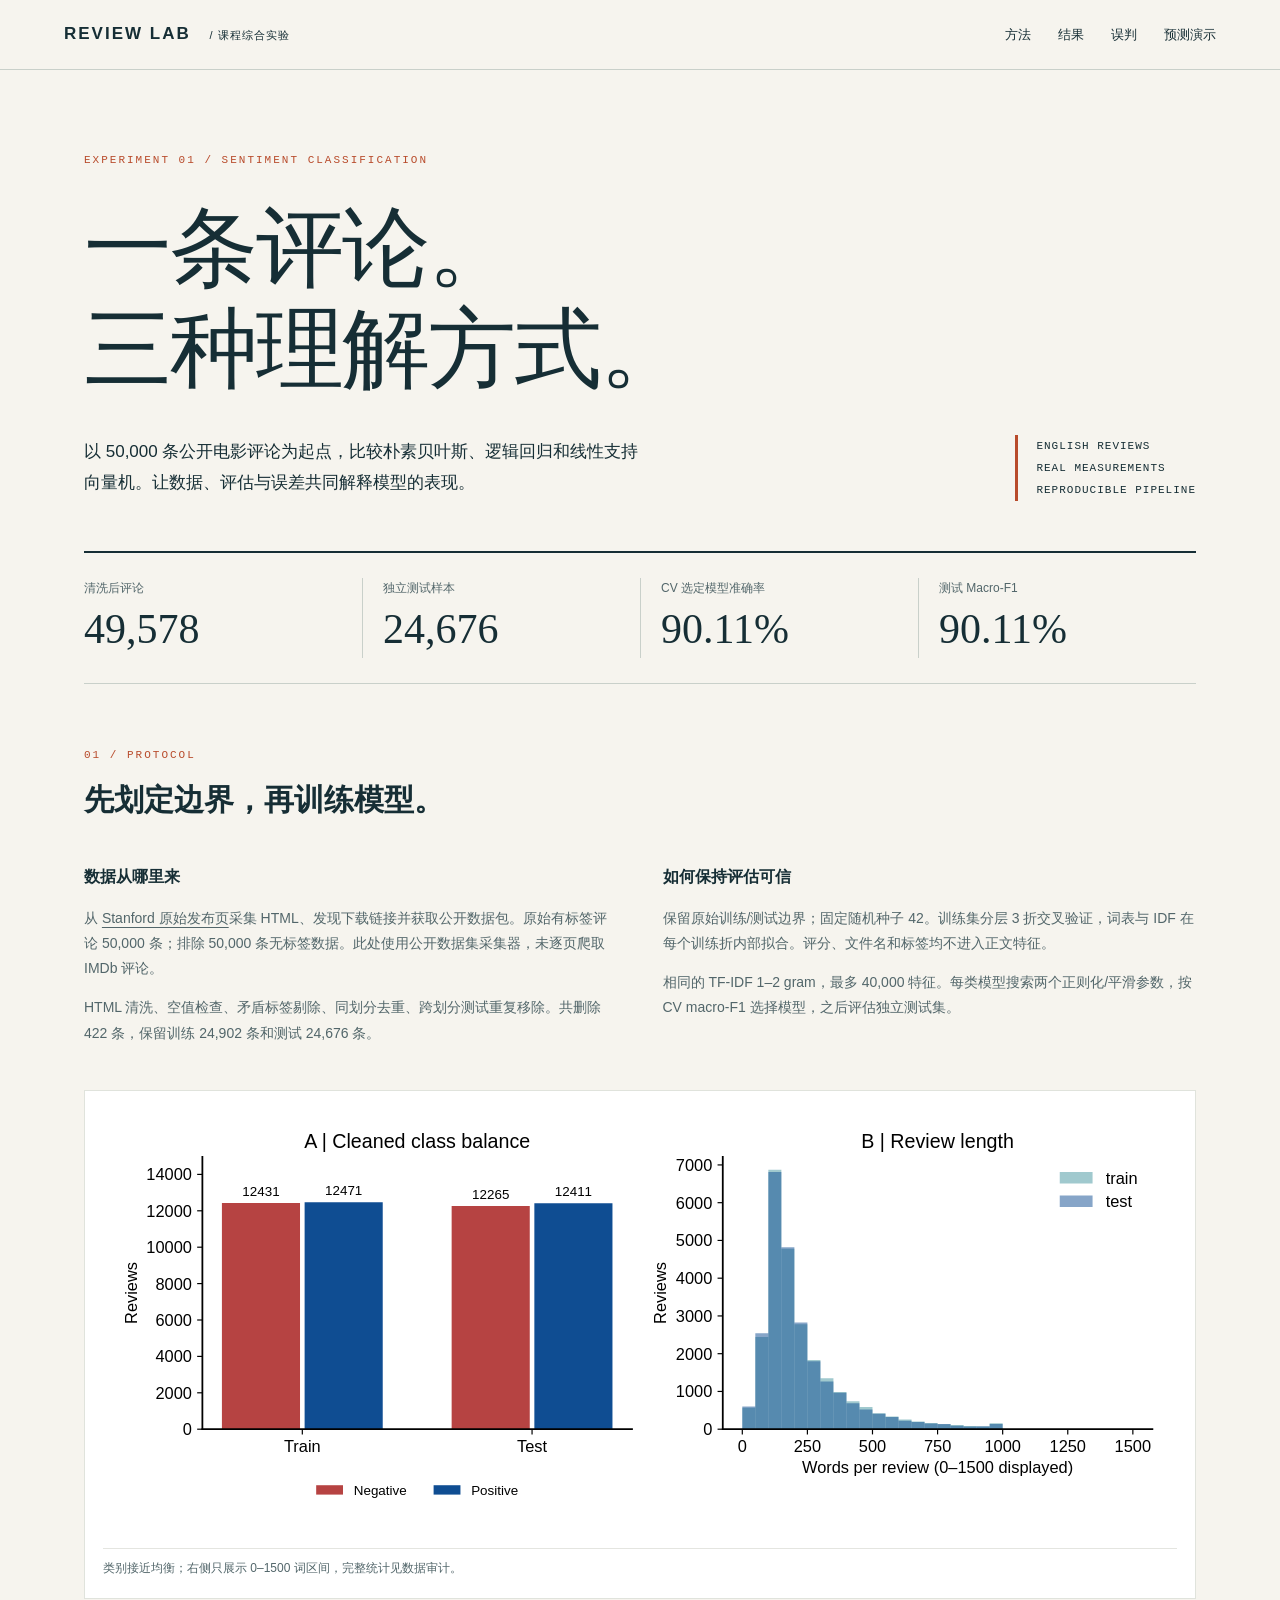
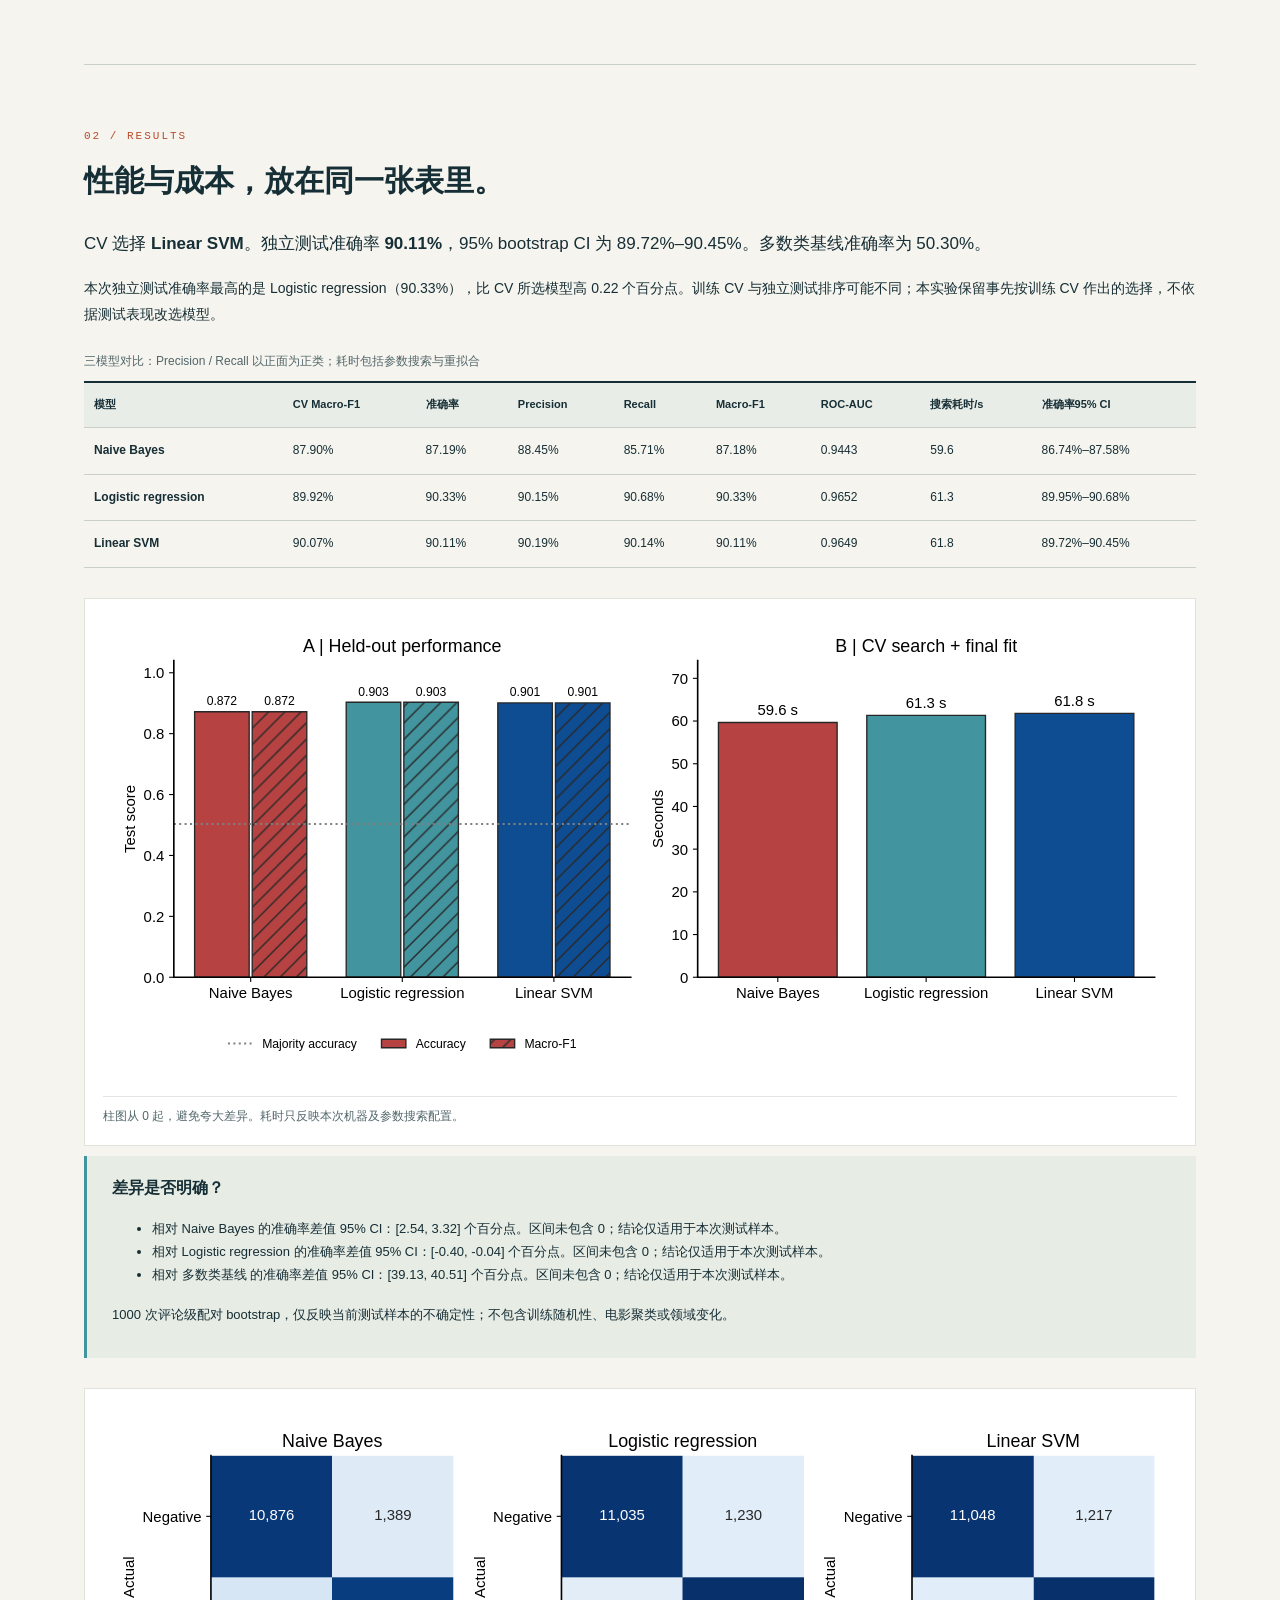
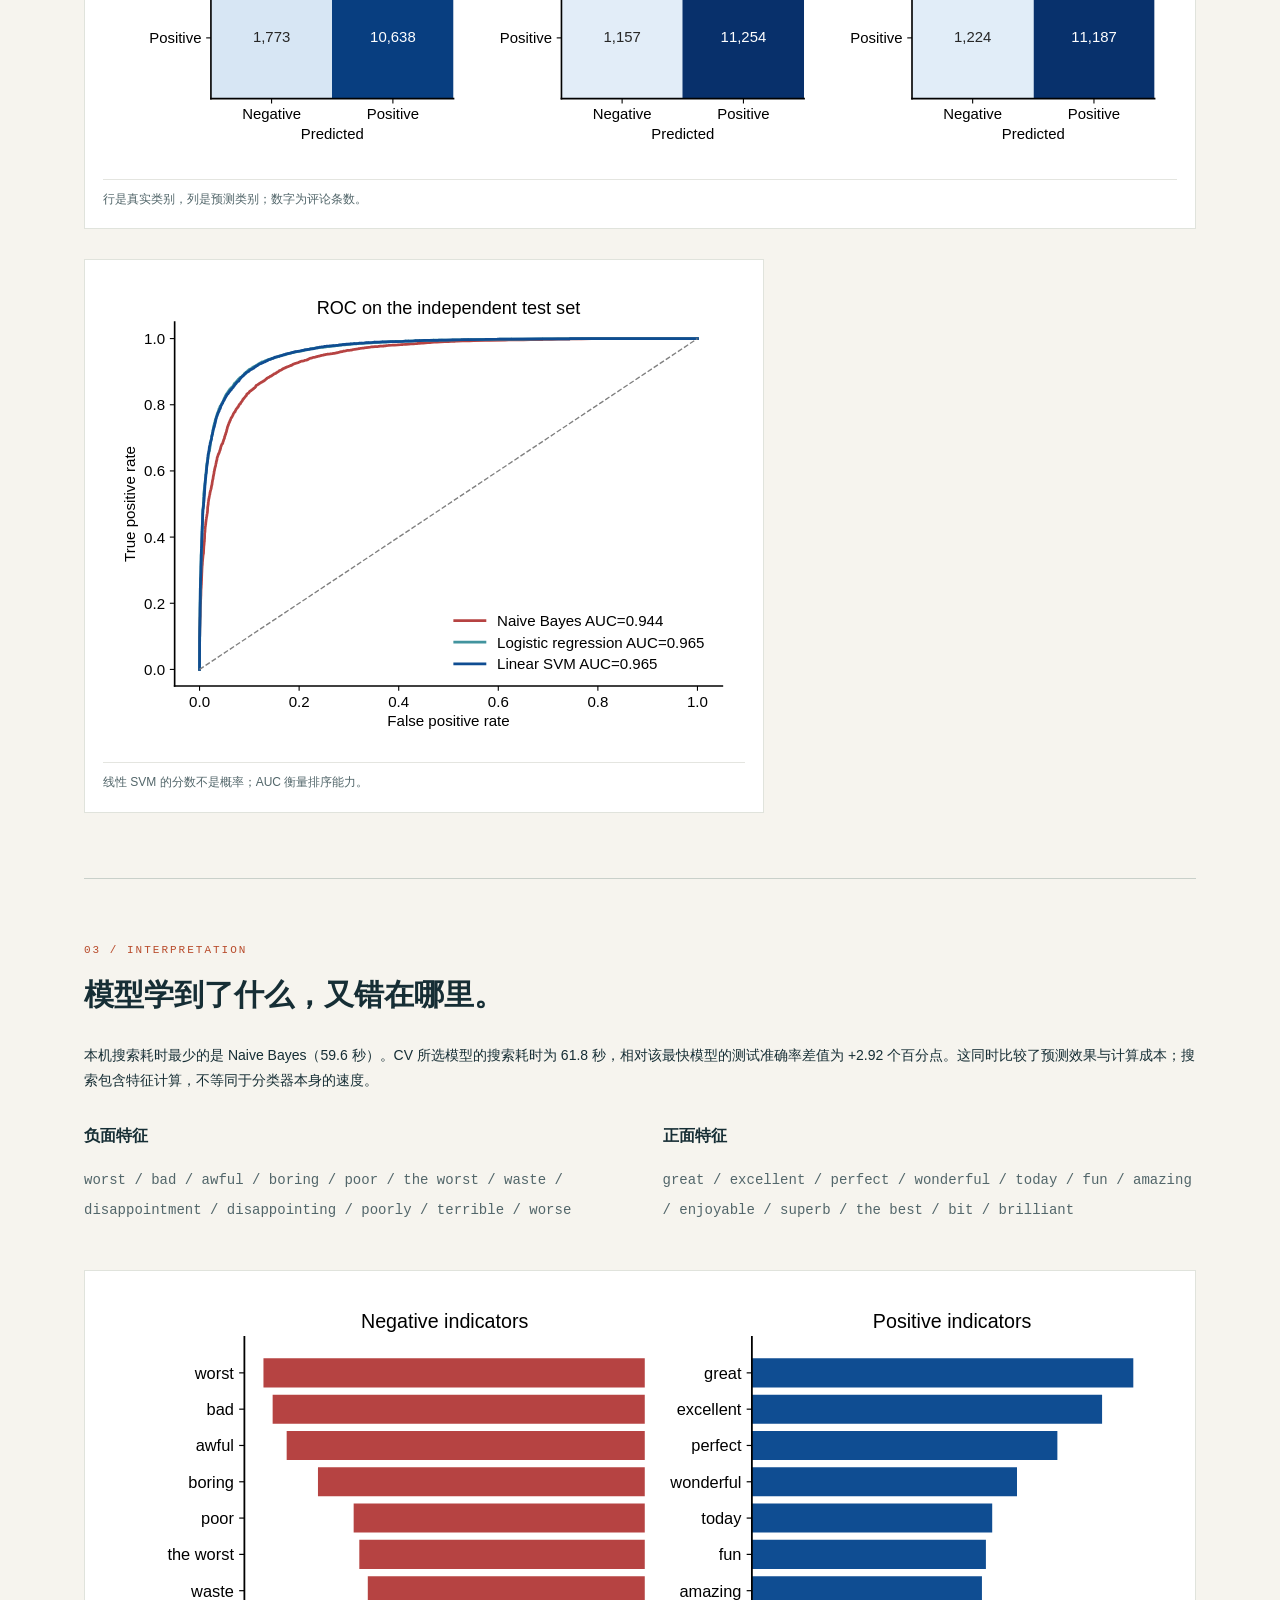
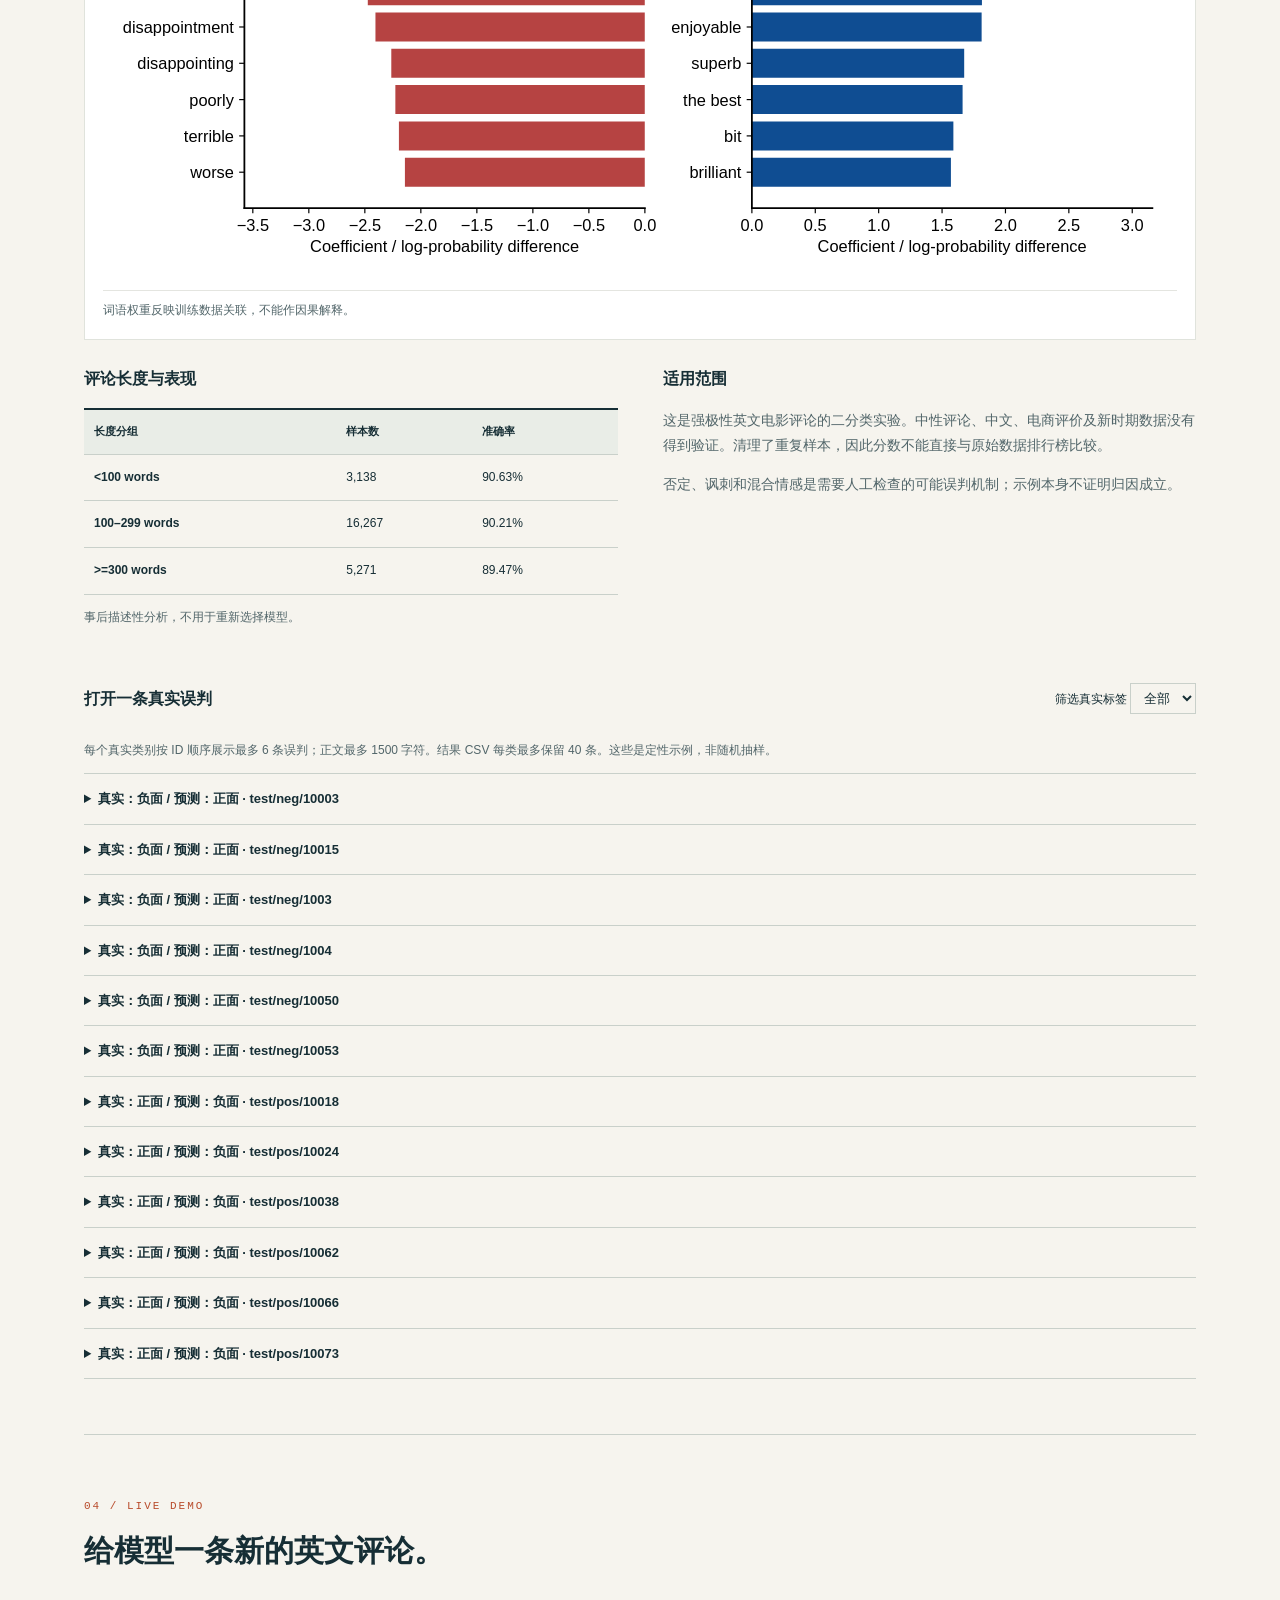
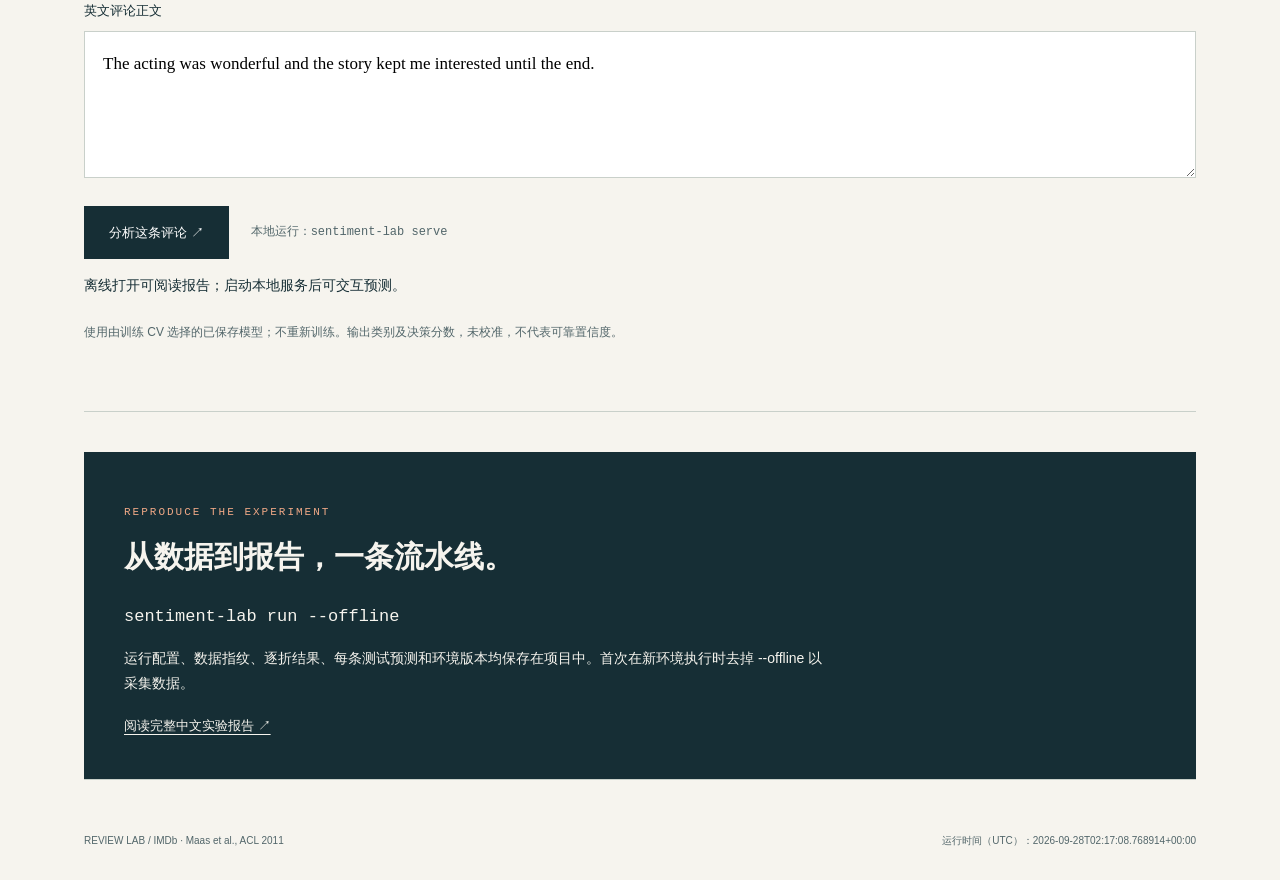
<file: reports/index.html>
<!doctype html>
<html lang="zh-CN"><head><meta charset="utf-8"><meta name="viewport" content="width=device-width,initial-scale=1">
<title>IMDb 评论情感实验 · 50K Review Lab</title><link rel="stylesheet" href="style.css"><script src="app.js" defer></script></head>
<body><header><a class="brand" href="#top">REVIEW LAB <span>/ 课程综合实验</span></a><nav aria-label="报告导航"><a href="#protocol">方法</a><a href="#results">结果</a><a href="#errors">误判</a><a href="#demo">预测演示</a></nav></header>
<main id="top"><section class="hero"><p class="eyebrow">EXPERIMENT 01 / SENTIMENT CLASSIFICATION</p><h1>一条评论。<br>三种理解方式。</h1><div class="hero-bottom"><p>以 50,000 条公开电影评论为起点，比较朴素贝叶斯、逻辑回归和线性支持向量机。让数据、评估与误差共同解释模型的表现。</p><span class="stamp">ENGLISH REVIEWS<br>REAL MEASUREMENTS<br>REPRODUCIBLE PIPELINE</span></div></section>
<section class="stats" aria-label="关键结果"><article><span>清洗后评论</span><strong>49,578</strong></article><article><span>独立测试样本</span><strong>24,676</strong></article><article><span>CV 选定模型准确率</span><strong>90.11%</strong></article><article><span>测试 Macro-F1</span><strong>90.11%</strong></article></section>
<section id="protocol"><div class="section-title"><span>01 / PROTOCOL</span><h2>先划定边界，再训练模型。</h2></div><div class="two-col"><article><h3>数据从哪里来</h3><p>从 <a href="https://ai.stanford.edu/~amaas/data/sentiment/">Stanford 原始发布页</a>采集 HTML、发现下载链接并获取公开数据包。原始有标签评论 50,000 条；排除 50,000 条无标签数据。此处使用公开数据集采集器，未逐页爬取 IMDb 评论。</p><p>HTML 清洗、空值检查、矛盾标签剔除、同划分去重、跨划分测试重复移除。共删除 422 条，保留训练 24,902 条和测试 24,676 条。</p></article><article><h3>如何保持评估可信</h3><p>保留原始训练/测试边界；固定随机种子 42。训练集分层 3 折交叉验证，词表与 IDF 在每个训练折内部拟合。评分、文件名和标签均不进入正文特征。</p><p>相同的 TF-IDF 1–2 gram，最多 40,000 特征。每类模型搜索两个正则化/平滑参数，按 CV macro-F1 选择模型，之后评估独立测试集。</p></article></div><figure><img src="figures/data_overview.svg" alt="清洗后的训练和测试类别分布及评论长度直方图"><figcaption>类别接近均衡；右侧只展示 0–1500 词区间，完整统计见数据审计。</figcaption></figure></section>
<section id="results"><div class="section-title"><span>02 / RESULTS</span><h2>性能与成本，放在同一张表里。</h2></div><p class="result-lead">CV 选择 <strong>Linear SVM</strong>。独立测试准确率 <strong>90.11%</strong>，95% bootstrap CI 为 89.72%–90.45%。多数类基线准确率为 50.30%。</p><p>本次独立测试准确率最高的是 Logistic regression（90.33%），比 CV 所选模型高 0.22 个百分点。训练 CV 与独立测试排序可能不同；本实验保留事先按训练 CV 作出的选择，不依据测试表现改选模型。</p><div class="table-wrap"><table><caption>三模型对比：Precision / Recall 以正面为正类；耗时包括参数搜索与重拟合</caption><thead><tr><th>模型</th><th>CV Macro-F1</th><th>准确率</th><th>Precision</th><th>Recall</th><th>Macro-F1</th><th>ROC-AUC</th><th>搜索耗时/s</th><th>准确率95% CI</th></tr></thead><tbody><tr><td>Naive Bayes</td><td>87.90%</td><td>87.19%</td><td>88.45%</td><td>85.71%</td><td>87.18%</td><td>0.9443</td><td>59.6</td><td>86.74%–87.58%</td></tr><tr><td>Logistic regression</td><td>89.92%</td><td>90.33%</td><td>90.15%</td><td>90.68%</td><td>90.33%</td><td>0.9652</td><td>61.3</td><td>89.95%–90.68%</td></tr><tr><td>Linear SVM</td><td>90.07%</td><td>90.11%</td><td>90.19%</td><td>90.14%</td><td>90.11%</td><td>0.9649</td><td>61.8</td><td>89.72%–90.45%</td></tr></tbody></table></div><figure><img src="figures/model_comparison.svg" alt="三模型测试准确率与Macro-F1及搜索耗时对比"><figcaption>柱图从 0 起，避免夸大差异。耗时只反映本次机器及参数搜索配置。</figcaption></figure><div class="note"><h3>差异是否明确？</h3><ul><li>相对 Naive Bayes 的准确率差值 95% CI：[2.54, 3.32] 个百分点。区间未包含 0；结论仅适用于本次测试样本。</li><li>相对 Logistic regression 的准确率差值 95% CI：[-0.40, -0.04] 个百分点。区间未包含 0；结论仅适用于本次测试样本。</li><li>相对 多数类基线 的准确率差值 95% CI：[39.13, 40.51] 个百分点。区间未包含 0；结论仅适用于本次测试样本。</li></ul><p>1000 次评论级配对 bootstrap，仅反映当前测试样本的不确定性；不包含训练随机性、电影聚类或领域变化。</p></div><figure><img src="figures/confusion_matrices.svg" alt="三模型的负面/正面混淆矩阵"><figcaption>行是真实类别，列是预测类别；数字为评论条数。</figcaption></figure><figure class="compact"><img src="figures/roc_curves.svg" alt="三模型基于连续决策分数的ROC曲线"><figcaption>线性 SVM 的分数不是概率；AUC 衡量排序能力。</figcaption></figure></section>
<section id="errors"><div class="section-title"><span>03 / INTERPRETATION</span><h2>模型学到了什么，又错在哪里。</h2></div><p>本机搜索耗时最少的是 Naive Bayes（59.6 秒）。CV 所选模型的搜索耗时为 61.8 秒，相对该最快模型的测试准确率差值为 +2.92 个百分点。这同时比较了预测效果与计算成本；搜索包含特征计算，不等同于分类器本身的速度。</p><div class="two-col"><article><h3>负面特征</h3><p class="terms">worst / bad / awful / boring / poor / the worst / waste / disappointment / disappointing / poorly / terrible / worse</p></article><article><h3>正面特征</h3><p class="terms">great / excellent / perfect / wonderful / today / fun / amazing / enjoyable / superb / the best / bit / brilliant</p></article></div><figure><img src="figures/feature_weights.svg" alt="CV所选模型的正负面词语权重"><figcaption>词语权重反映训练数据关联，不能作因果解释。</figcaption></figure><div class="two-col"><article><h3>评论长度与表现</h3><table><thead><tr><th>长度分组</th><th>样本数</th><th>准确率</th></tr></thead><tbody><tr><td>&lt;100 words</td><td>3,138</td><td>90.63%</td></tr><tr><td>100–299 words</td><td>16,267</td><td>90.21%</td></tr><tr><td>&gt;=300 words</td><td>5,271</td><td>89.47%</td></tr></tbody></table><p class="muted">事后描述性分析，不用于重新选择模型。</p></article><article><h3>适用范围</h3><p>这是强极性英文电影评论的二分类实验。中性评论、中文、电商评价及新时期数据没有得到验证。清理了重复样本，因此分数不能直接与原始数据排行榜比较。</p><p>否定、讽刺和混合情感是需要人工检查的可能误判机制；示例本身不证明归因成立。</p></article></div><div class="error-heading"><h3>打开一条真实误判</h3><label>筛选真实标签 <select id="error-filter"><option value="all">全部</option><option value="0">负面</option><option value="1">正面</option></select></label></div><p class="muted">每个真实类别按 ID 顺序展示最多 6 条误判；正文最多 1500 字符。结果 CSV 每类最多保留 40 条。这些是定性示例，非随机抽样。</p><details class="error" data-label="0"><summary>真实：负面 / 预测：正面 · test/neg/10003</summary><p lang="en">brass pictures (movies is not a fitting word for them) really are somewhat brassy. their alluring visual qualities are reminiscent of expensive high class tv commercials. but unfortunately brass pictures are feature films with the pretense of wanting to entertain viewers for over two hours! in this they fail miserably, their undeniable, but rather soft and flabby than steamy, erotic qualities non withstanding. senso &#x27;45 is a remake of a film by luchino visconti with the same title and alida valli and farley granger in the lead. the original tells a story of senseless love and lust in and around venice during the italian wars of independence. brass moved the action from the 19th into the 20th century, 1945 to be exact, so there are mussolini murals, men in black shirts, german uniforms or the tattered garb of the partisans. but it is just window dressing, the historic context is completely negligible. anna galiena plays the attractive aristocratic woman who falls for the amoral ss guy who always puts on too much lipstick. she is an attractive, versatile, well trained italian actress and clearly above the material. her wide range of facial expressions (signalling boredom, loathing, delight, fear, hate ... and ecstasy) are the best reason to watch this picture and worth two stars. she endures this basically trashy stuff with an astonishing amount of dignity. i wish some really good parts come along for her. she really deserves it.</p></details><details class="error" data-label="0"><summary>真实：负面 / 预测：正面 · test/neg/10015</summary><p lang="en">earth has been destroyed in a nuclear holocaust. well, parts of the earth, because somewhere in italy, a band of purebred survivors--those without radioactive contamination--are holed up in a massive mansion surrounded by lush grounds, waiting for the next opportunity to go hunting for those with polluted blood. the final executioner is the story of one of their would be victims, alan (william mang, who looks, not surprisingly, a lot like kurt russell), and his efforts to take down the legally sanctioned hunters, who are led by edra (marina costa) and erasmus (harrison muller jr. ). alan has been trained to kill by former nypd cop sam (woody strode) who mostly hangs around giving his pupil moral support and mooching for tinned meat. strode is by far the best thing about the film, though he doesn&#x27;t look at all well and only appears for about a third of the running time. as for the story, it&#x27;s a blending of elements from better films and stories, including ten little indians, the most dangerous game, and escape from new york. the final executioner moves along at a fair pace and provides reasonable entertainment for less discriminate action fans.</p></details><details class="error" data-label="0"><summary>真实：负面 / 预测：正面 · test/neg/1003</summary><p lang="en">this tale of the upper-classes getting their come-uppance and wallowing in their high-class misery is like a contemporary mid-sommerish version of an old joan crawford movie in which she suffered in mink. here, people behave in a frightfully civilized manner in the face of adversity. a well-heeled london solicitor, (tom wilkinson), discovers that not only is his wife having an affair with the local gentry but that she has also killed their housekeeper&#x27;s husband in a hit-and-run accident. he throws up, but otherwise his stiff-upper-lip hardly quavers. written and directed by julian fellowes, who won an oscar for writing &quot;gosford park&quot;, (this is his directorial debut), from a novel by nigel balchin, it&#x27;s quite comical although i am not sure how much of the comedy is intended. it&#x27;s like a throw-back to british films of the forties where characters all behaved like characters in books or plays rather than like people might in real life. however, it&#x27;s not all bad. wilkinson is terrific, even if you never believe in him as a person while emily watson, (the adulterous wife), and rupert everett, (the highly amoral high-class totty), are both very good at covering the cracks in the material. tony pierce-roberts&#x27; cinematography ensures that no matter how hard it is on the ear it&#x27;s always good on the eye.</p></details><details class="error" data-label="0"><summary>真实：负面 / 预测：正面 · test/neg/1004</summary><p lang="en">seeing this film for the first time twenty years after its release i don&#x27;t quite get it. why has this been such a huge hit in 1986? its amateurishness drips from every scene. the jokes are lame and predictable. the sex scenes are exploitative and over the top (that is not to say that miss rudnik does not have nice boobs!). the singing is &quot;schrecklich&quot;. the only genuinely funny scene is the big shoot out when the gangsters die break dancing, a trait that dates the movie firmly to the mid-eighties. it&#x27;s really quite puzzling to me how incapable i am to grasp what evoked the enthusiasm of the cheering audiences in 1986 (and apparently still today, reading my fellow imdbers comments).</p></details><details class="error" data-label="0"><summary>真实：负面 / 预测：正面 · test/neg/10050</summary><p lang="en">from time to time it&#x27;s very advisable for the aristocracy to watch some silent film about the harsh life of the common people in order to remind themselves of the privileges and the comfortable life that they have enjoyed since the beginning of mankind or even before in comparison with the complicated and hard work that common people have to endure everyday since the aristocrats rule the world. and that&#x27;s what happens in &quot;the love light&quot;, the first film directed by dame france marion who will be famous afterwards in the silent and talkie world thanks overall to her work as a screenwriter; better for her, certainly, because her career as a film director doesn&#x27;t impress this german count. the film tells the story of dame angela carlotti ( dame mary pickford ) a merry italian girl who lives surrounded by a &quot;picturesque squalor&quot; ( an important difference of opinion between upper and low classes; aristocrats prefers to live surrounded by &quot;picturesque luxury&quot; ); she has two brothers and a secret admirer but all she gives him in return is indifference. destiny begins to work hard and pretty soon war is declared and dame angela&#x27;s two brothers enlist and in the next reel both are dead. but destiny is even crueller and dame angela meanwhile falls in love with a german!! and to make things worse, she doesn&#x27;t know that her teutonic sweetie is a spy and that the light signals that she sends to him every night from the lighthouse she maintains thinking that is a love signal, don&#x27;t mean &quot;ic</p></details><details class="error" data-label="0"><summary>真实：负面 / 预测：正面 · test/neg/10053</summary><p lang="en">caution spoiler: at the end of the movie it is announced that the bridge collapsed just a few days after it was captured. the impression is that the attack was all for nothing. in reality, taking the bridge at remagen was the last important victory for the western allies. it was the crossing of the rhine that the allies had been trying to achieve for six months. because the remagen bridge was taken, the war ended in just a few weeks. the bridge only need to last for a day after it was captured. this was enough time for the americans to send combat engineers and a large protective force to the other side, and they could then start building a series of pontoon bridges. the taking of the bridge was a complete success, and meant the that the end of the war was near, and would not last through the summer. contrary to the cynical nature of the film, the victory was heralded with elation by the troops who did it. they knew how vital the battle was. this film has little to do with real history. it was more a reflection of the cynical nature of the time in which it was produced.</p></details><details class="error" data-label="1"><summary>真实：正面 / 预测：负面 · test/pos/10018</summary><p lang="en">i have certainly not seen all of jean rollin&#x27;s films, but they mostly seem to be bloody vampire naked women fests, which if you like that sort of thing is not bad, but this is a major departure and could almost be cronenberg minus the bio-mechanical nightmarish stuff. except it&#x27;s in french with subtitles of course. a man driving on the road at night comes across a woman that is in her slippers and bathrobe and picks her up, while in the background yet another woman lingers, wearing nothing. as they drive along it&#x27;s obvious that there is something not right about the woman, in that she forgets things almost as quickly as they happen. still though, that doesn&#x27;t prevent the man from having sex with her once they return to paris &amp; his apartment. the man leaves for work and some strangers show up at his place and take the woman away to this &#x27;tower block&#x27;, a huge apartment building referred to as the black tower, where others of her kind (for whom the &#x27;no memory&#x27; things seems to be the least of their problems) are being held for some reason. time and events march by in the movie, which involve mostly trying to find what&#x27;s going on and get out of the building for this woman, and she does manage to call robert, the guy that picked her up in the first place, to come rescue her. the revelation as to what&#x27;s going on comes in the last few moments of the movie, which has a rather strange yet touching end to it. in avoiding what seemed to be his &quot;typical&quot; formula, rollin created, in this, </p></details><details class="error" data-label="1"><summary>真实：正面 / 预测：负面 · test/pos/10024</summary><p lang="en">while i can&#x27;t say whether or not larry hama ever saw any of the old cartoons, i would think that writing said cartoons, file cards, and some of the comics would count for something. for fans of the old cartoon, this is pretty much a continuation of the same, except with a few new characters - and a more insane cobra commander. we still have all the old favorites too, but on a personal note, one thing that always irritated me was this &quot;duke in charge&quot; stuff, when there are tons of other *officers* around instead. the battle sequences are similar to the old series as well; the main trick here seems to be the cgi. it&#x27;s overall pretty good, if not a little over-the-top.</p></details><details class="error" data-label="1"><summary>真实：正面 / 预测：负面 · test/pos/10038</summary><p lang="en">naturally, along with everyone else, i was primed to expect a lot of hollywood fantasy revisionism in they died with their boots on over the legend of custer. just having someone like errol flynn play custer is enough of a clue that the legend has precedence over the truth in this production. and for the most part my expectations were fulfilled (in an admittedly rousing and entertaining way). yet even in this obviously biased (and much criticized) retelling of the custer story, i was struck by some of the points made in this movie that, sometimes subtly but nevertheless solidly, seemed to counter the typical clichés of manifest destiny and unvarnished heroism usually found in westerns of the early 20th century. for instance, even while this film attempted to whitewash it&#x27;s hero, certain scenes still suggested the more flawed and foolish character of the real-life custer: 1) his initial entrance at the west point front gate, in which his arrogance and pompousness is a clear aspect of his character. 2) his miserable record at west point, which seems to be attributed as much to custer&#x27;s cluelessness about the demands of military service as any other factor; there are moments in the way flynn plays custer at west point where he seems downright stupid. 3) custer&#x27;s promotion to general is not only presented as a ridiculous mistake, but it plays out as slapstick comedy. i half-expected to see the marx brothers or abbott and costello wander into the scene. 4) custer&#x27;s stand against j</p></details><details class="error" data-label="1"><summary>真实：正面 / 预测：负面 · test/pos/10062</summary><p lang="en">for late-80s cheese, this really isn&#x27;t so bad. there are a lot of pretty funny throwaway one-liners (&quot;that was grand theft!&quot; - &quot;thanks!&quot;) and madonna gives a fine performance; nothing award-worthy here, but that goes for razzies as well as oscars. i&#x27;m curious to know if the movie would have been better received if she had used her regular (pre-british influenced) speaking voice rather than the hyper-bronxy accent used instead. oh well. as a side note, i got to meet one of the actors who played one of the motorcycle cops through my work; he said that it was a fun film to work on but gave me the sad news that the actor who played buck the ups delivery guy died about a year after who&#x27;s that girl</p></details><details class="error" data-label="1"><summary>真实：正面 / 预测：负面 · test/pos/10066</summary><p lang="en">madonna gets into action, again and she fails again! who&#x27;s that girl was released just one year after the huge flop of shangai surprise and two after the successful cult movie desperately seeking susan. she chose to act in it to forget the flop of the previous movie, not suspecting that this latter could be a flop, too. the movie received a bad acceptance by american critic and audience, while in europe it was a success. madonna states that &quot;some people don&#x27;t want that she&#x27;s successful both as a pop star and a movie-star&quot;. the soundtrack album, in which she sings four tracks sells well and the title-track single was agreat hit all over the world, as like as the world tour. the truth isthat madonna failed as an actress &#x27;cause the script was quite weak. butit&#x27;s not so bad, especially for those who like the 80&#x27;s: it&#x27;s such a ramshackle, trash, colorful and joyful action movie ! at the end, it&#x27;s very funny to watch it.</p></details><details class="error" data-label="1"><summary>真实：正面 / 预测：负面 · test/pos/10073</summary><p lang="en">so, madonna isn&#x27;t meryl streep. still, this is one of her first films and a comedy at that. give her a break! sure, the movie is mediocre at best and pales in comparison to its earlier counterpart w/ katherine hepburn, bringing up baby. for what it is, though(a piece of fluff), it&#x27;s quite a bit of fun to watch. i&#x27;ve yet to hear anyone that slams madonna&#x27;s acting skills back it up w/ evidence or even adjectives other than &quot;awful&quot;, &quot;bad&quot;, or other such vague descriptive words. if you wanna see bad acting or justify the argument that singers should stick to singing, how about whitney houston?? she&#x27;s had the most undeserved commercial success of any actress in history and couldn&#x27;t act her way out of a hatbox. the american public obviously cannot discern the difference between a credible performance in a movie and star power. i think madonna has always been at least credible in her movies. get real people. madonna-bashing is so 90&#x27;s.</p></details></section>
<section id="demo"><div class="section-title"><span>04 / LIVE DEMO</span><h2>给模型一条新的英文评论。</h2></div><form id="predict-form"><label for="review">英文评论正文</label><textarea id="review" minlength="2" maxlength="10000" required rows="4">The acting was wonderful and the story kept me interested until the end.</textarea><div class="demo-actions"><button type="submit">分析这条评论 ↗</button><span>本地运行：<code>sentiment-lab serve</code></span></div><p id="prediction" role="status" aria-live="polite">离线打开可阅读报告；启动本地服务后可交互预测。</p></form><p class="muted">使用由训练 CV 选择的已保存模型；不重新训练。输出类别及决策分数，未校准，不代表可靠置信度。</p></section>
<section class="reproduce"><p class="eyebrow">REPRODUCE THE EXPERIMENT</p><h2>从数据到报告，一条流水线。</h2><code>sentiment-lab run --offline</code><p>运行配置、数据指纹、逐折结果、每条测试预测和环境版本均保存在项目中。首次在新环境执行时去掉 --offline 以采集数据。</p><a href="experiment_report.md">阅读完整中文实验报告 ↗</a></section></main><footer><span>REVIEW LAB / IMDb · Maas et al., ACL 2011</span><span>运行时间（UTC）：2026-09-28T02:17:08.768914+00:00</span></footer></body></html>
</file>
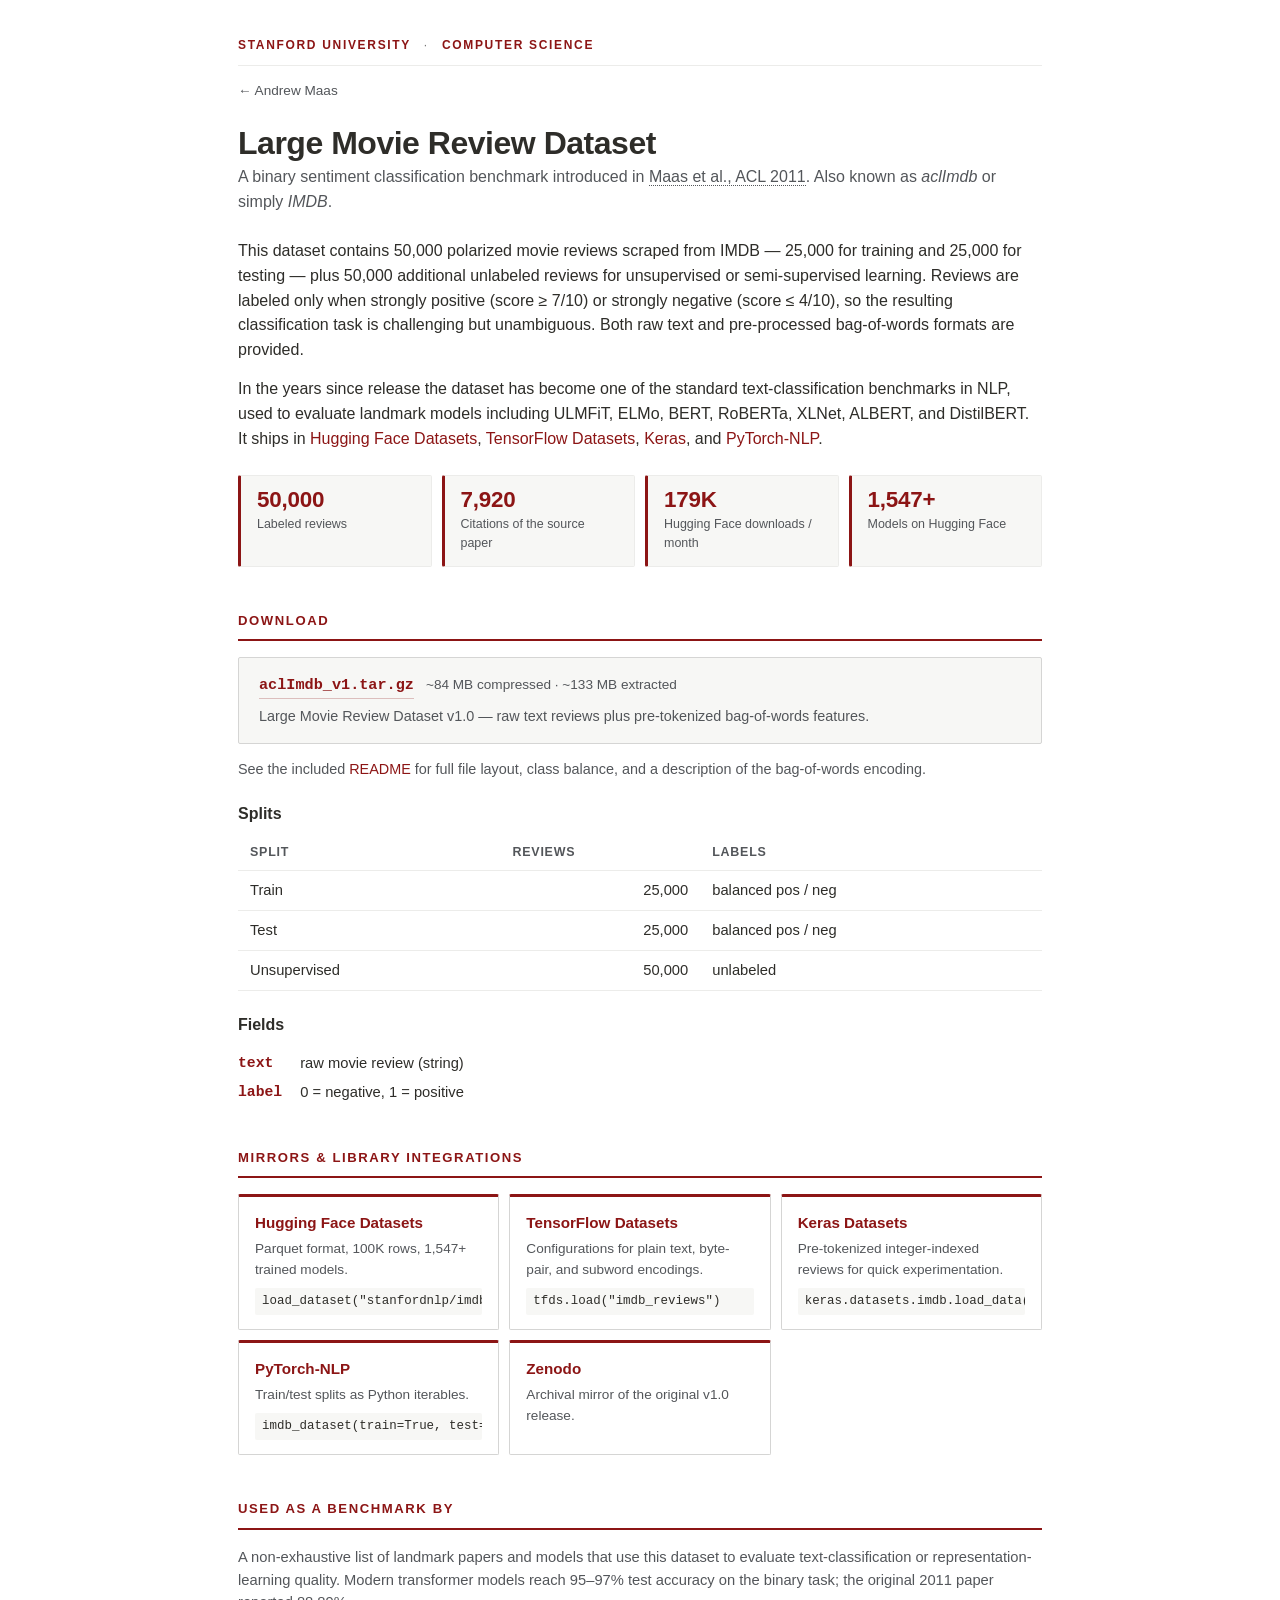
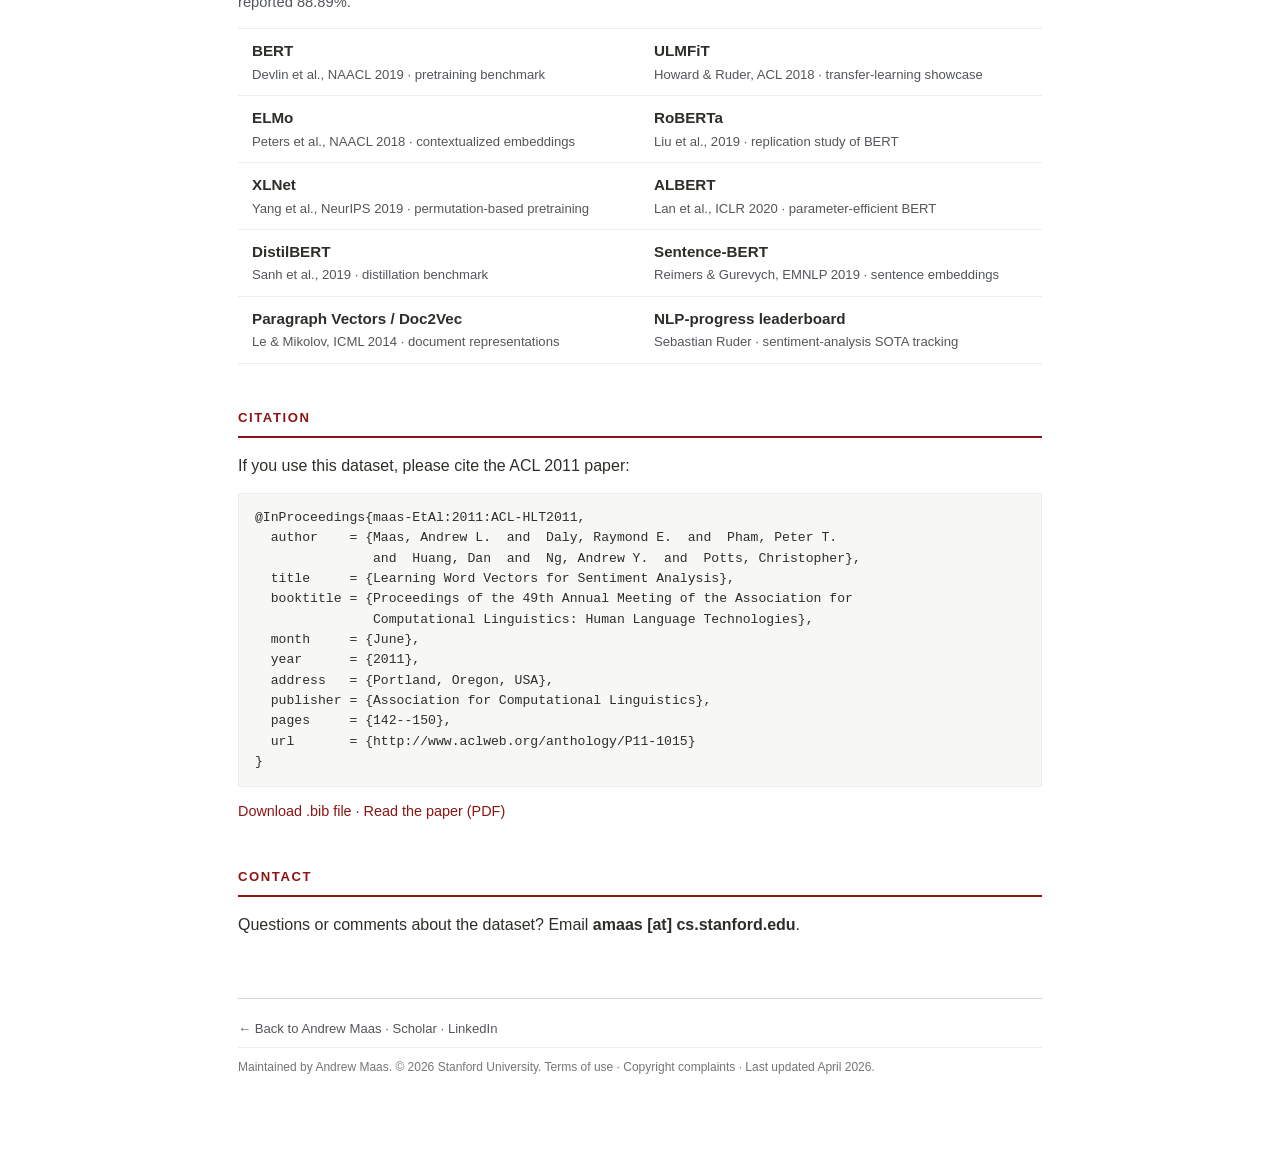
<file: data/raw/source_page.html>
<!DOCTYPE html>
<html lang="en">
<head>
<meta charset="utf-8">
<meta name="viewport" content="width=device-width, initial-scale=1">
<title>Large Movie Review Dataset (IMDB) — Andrew Maas</title>
<meta name="author" content="Andrew Maas">
<meta name="description" content="Large Movie Review Dataset for binary sentiment classification — 50,000 polarized IMDB reviews introduced in Maas et al., ACL 2011. Standard benchmark in BERT, ULMFiT, RoBERTa, XLNet, and other landmark NLP papers.">
<style>
  :root {
    --bg: #ffffff;
    --bg-soft: #f7f7f5;
    --fg: #2E2D29;
    --muted: #53565A;
    --muted-2: #767676;
    --rule: #D5D5D4;
    --rule-soft: #ECECEA;
    --cardinal: #8C1515;
    --cardinal-dark: #820000;
    --palo-alto: #175E54;
    --sky: #0E5B78;
  }
  * { box-sizing: border-box; }
  html { -webkit-text-size-adjust: 100%; }
  body {
    margin: 0;
    background: var(--bg);
    color: var(--fg);
    font-family: -apple-system, BlinkMacSystemFont, "Segoe UI", Roboto, "Helvetica Neue", Arial, sans-serif;
    font-size: 16px;
    line-height: 1.55;
    -webkit-font-smoothing: antialiased;
  }
  .wrap { max-width: 860px; margin: 0 auto; padding: 36px 28px 72px; }

  a { color: var(--cardinal); text-decoration: none; }
  a:hover { text-decoration: underline; text-underline-offset: 2px; }

  .stanford-mark {
    font-size: 0.75rem; font-weight: 700;
    text-transform: uppercase; letter-spacing: 0.14em;
    color: var(--cardinal); margin: 0 0 14px;
    padding-bottom: 10px; border-bottom: 1px solid var(--rule-soft);
  }
  .stanford-mark a { color: var(--cardinal); }
  .stanford-mark a:hover { color: var(--cardinal-dark); text-decoration: underline; }
  .stanford-mark .sep { color: var(--muted-2); margin: 0 8px; font-weight: 400; }

  .breadcrumb {
    font-size: 0.85rem; color: var(--muted); margin-bottom: 24px;
  }
  .breadcrumb a { color: var(--muted); }
  .breadcrumb a:hover { color: var(--cardinal); }

  h1 {
    font-size: 2rem; font-weight: 700; margin: 0 0 4px;
    letter-spacing: -0.015em; line-height: 1.15;
  }
  .subtitle {
    color: var(--muted); font-size: 1rem; margin: 0 0 24px; font-weight: 400;
  }
  .subtitle a { color: var(--muted); border-bottom: 1px dotted var(--muted); }
  .subtitle a:hover { color: var(--cardinal); border-color: var(--cardinal); }

  h2 {
    font-size: 0.82rem; font-weight: 700; text-transform: uppercase; letter-spacing: 0.12em;
    color: var(--cardinal); margin: 44px 0 16px;
    padding-bottom: 8px; border-bottom: 2px solid var(--cardinal);
  }
  h3 { font-size: 1rem; font-weight: 600; color: var(--fg); margin: 22px 0 8px; }
  p { margin: 0 0 14px; }

  /* Stats badges row */
  .stats-row {
    display: grid;
    grid-template-columns: repeat(auto-fit, minmax(170px, 1fr));
    gap: 10px;
    margin: 24px 0 8px;
  }
  .stat-card {
    background: var(--bg-soft);
    border: 1px solid var(--rule-soft);
    border-left: 3px solid var(--cardinal);
    padding: 12px 16px;
    border-radius: 2px;
  }
  .stat-card .num {
    font-size: 1.4rem; font-weight: 700; color: var(--cardinal);
    line-height: 1.1; letter-spacing: -0.01em; font-variant-numeric: tabular-nums;
  }
  .stat-card .label {
    font-size: 0.78rem; color: var(--muted); margin-top: 2px;
  }

  /* Download box */
  .download {
    background: var(--bg-soft); border: 1px solid var(--rule);
    border-radius: 2px; padding: 16px 20px; margin: 8px 0 14px;
  }
  .download .file {
    display: flex; align-items: baseline; gap: 12px; flex-wrap: wrap;
    margin-bottom: 6px;
  }
  .download a.filename {
    font-family: ui-monospace, SFMono-Regular, Menlo, monospace;
    font-size: 0.95rem; font-weight: 600;
    color: var(--cardinal); border-bottom: 1px solid rgba(140,21,21,0.25);
  }
  .download a.filename:hover { border-bottom-color: var(--cardinal); text-decoration: none; }
  .download .size { color: var(--muted); font-size: 0.85rem; }
  .download .desc { color: var(--muted); font-size: 0.9rem; margin: 0; }

  /* Splits table */
  .splits {
    width: 100%; border-collapse: collapse; margin: 8px 0 16px;
    font-size: 0.92rem;
  }
  .splits th, .splits td {
    text-align: left; padding: 8px 12px; border-bottom: 1px solid var(--rule-soft);
  }
  .splits th {
    font-size: 0.78rem; text-transform: uppercase; letter-spacing: 0.06em;
    color: var(--muted); font-weight: 600;
  }
  .splits td.num { text-align: right; font-variant-numeric: tabular-nums; }

  /* Mirrors / integrations grid */
  .mirrors {
    display: grid;
    grid-template-columns: repeat(auto-fit, minmax(240px, 1fr));
    gap: 10px;
  }
  .mirror {
    display: block;
    background: var(--bg);
    border: 1px solid var(--rule);
    border-top: 3px solid var(--cardinal);
    border-radius: 2px;
    padding: 14px 16px;
    color: var(--fg);
    transition: background 0.15s, transform 0.15s;
  }
  .mirror:hover { background: var(--bg-soft); transform: translateY(-1px); text-decoration: none; }
  .mirror-name { font-weight: 700; font-size: 0.95rem; color: var(--cardinal); }
  .mirror-desc { font-size: 0.85rem; color: var(--muted); margin-top: 3px; }
  .mirror-code {
    font-family: ui-monospace, SFMono-Regular, Menlo, monospace;
    font-size: 0.78rem; color: var(--fg); margin-top: 8px;
    background: var(--bg-soft); padding: 4px 7px; border-radius: 2px;
    display: block; max-width: 100%;
    overflow-x: auto; white-space: nowrap;
    -webkit-overflow-scrolling: touch;
  }

  /* Used-by list */
  .usedby {
    display: grid;
    grid-template-columns: repeat(auto-fit, minmax(280px, 1fr));
    gap: 0;
    border-top: 1px solid var(--rule-soft);
  }
  .usedby-row {
    padding: 10px 14px;
    border-bottom: 1px solid var(--rule-soft);
  }
  .usedby-name {
    font-weight: 600; color: var(--fg); font-size: 0.95rem;
  }
  .usedby-name a { color: var(--fg); }
  .usedby-name a:hover { color: var(--cardinal); }
  .usedby-meta { font-size: 0.82rem; color: var(--muted); margin-top: 2px; }

  /* Bibtex */
  .bibtex {
    background: var(--bg-soft); border: 1px solid var(--rule-soft);
    border-radius: 2px; padding: 14px 16px;
    font-family: ui-monospace, SFMono-Regular, Menlo, monospace;
    font-size: 0.82rem; line-height: 1.55;
    overflow-x: auto; white-space: pre;
    color: var(--fg);
  }

  /* Field list */
  .fields {
    display: grid; grid-template-columns: max-content 1fr; gap: 6px 18px;
    font-size: 0.92rem;
  }
  .fields dt {
    font-family: ui-monospace, SFMono-Regular, Menlo, monospace;
    font-weight: 600; color: var(--cardinal);
  }
  .fields dd { margin: 0; color: var(--fg); }

  footer {
    margin-top: 60px; padding-top: 20px; border-top: 1px solid var(--rule);
    font-size: 0.82rem; color: var(--muted);
  }
  footer a { color: var(--muted); }
  footer a:hover { color: var(--cardinal); }
  .footer-contact { margin-bottom: 8px; }
  .footer-stanford {
    font-size: 0.75rem; color: var(--muted-2);
    border-top: 1px solid var(--rule-soft);
    padding-top: 10px; margin-top: 8px;
  }
  .footer-stanford a { color: var(--muted-2); }

  @media (max-width: 680px) {
    .wrap { padding: 24px 18px 48px; }
    h1 { font-size: 1.6rem; }
  }
</style>
</head>
<body>
<div class="wrap">

  <div class="stanford-mark">
    <a href="https://www.stanford.edu/">Stanford University</a>
    <span class="sep">&middot;</span>
    <a href="https://cs.stanford.edu/">Computer Science</a>
  </div>

  <div class="breadcrumb"><a href="../../index.html">&larr; Andrew Maas</a></div>

  <h1>Large Movie Review Dataset</h1>
  <p class="subtitle">
    A binary sentiment classification benchmark introduced in
    <a href="https://aclanthology.org/P11-1015/">Maas et al., ACL 2011</a>.
    Also known as <em>aclImdb</em> or simply <em>IMDB</em>.
  </p>

  <section>
    <p>
      This dataset contains 50,000 polarized movie reviews scraped from IMDB &mdash; 25,000 for training and 25,000 for testing &mdash; plus 50,000 additional unlabeled reviews for unsupervised or semi-supervised learning. Reviews are labeled only when strongly positive (score &ge; 7/10) or strongly negative (score &le; 4/10), so the resulting classification task is challenging but unambiguous. Both raw text and pre-processed bag-of-words formats are provided.
    </p>
    <p>
      In the years since release the dataset has become one of the standard text-classification benchmarks in NLP, used to evaluate landmark models including ULMFiT, ELMo, BERT, RoBERTa, XLNet, ALBERT, and DistilBERT. It ships in <a href="https://huggingface.co/datasets/stanfordnlp/imdb">Hugging Face Datasets</a>, <a href="https://www.tensorflow.org/datasets/catalog/imdb_reviews">TensorFlow Datasets</a>, <a href="https://keras.io/api/datasets/imdb/">Keras</a>, and <a href="https://pytorchnlp.readthedocs.io/en/latest/_modules/torchnlp/datasets/imdb.html">PyTorch-NLP</a>.
    </p>

    <div class="stats-row">
      <div class="stat-card"><div class="num">50,000</div><div class="label">Labeled reviews</div></div>
      <div class="stat-card"><div class="num">7,920</div><div class="label">Citations of the source paper</div></div>
      <div class="stat-card"><div class="num">179K</div><div class="label">Hugging Face downloads / month</div></div>
      <div class="stat-card"><div class="num">1,547+</div><div class="label">Models on Hugging Face</div></div>
    </div>
  </section>

  <section>
    <h2>Download</h2>
    <div class="download">
      <div class="file">
        <a class="filename" href="aclImdb_v1.tar.gz">aclImdb_v1.tar.gz</a>
        <span class="size">~84 MB compressed &middot; ~133 MB extracted</span>
      </div>
      <p class="desc">Large Movie Review Dataset v1.0 &mdash; raw text reviews plus pre-tokenized bag-of-words features.</p>
    </div>
    <p style="font-size: 0.9rem; color: var(--muted); margin: 0 0 14px;">
      See the included <a href="https://ai.stanford.edu/~amaas/data/sentiment/README">README</a> for full file layout, class balance, and a description of the bag-of-words encoding.
    </p>

    <h3>Splits</h3>
    <table class="splits">
      <thead><tr><th>Split</th><th>Reviews</th><th>Labels</th></tr></thead>
      <tbody>
        <tr><td>Train</td><td class="num">25,000</td><td>balanced pos / neg</td></tr>
        <tr><td>Test</td><td class="num">25,000</td><td>balanced pos / neg</td></tr>
        <tr><td>Unsupervised</td><td class="num">50,000</td><td>unlabeled</td></tr>
      </tbody>
    </table>

    <h3>Fields</h3>
    <dl class="fields">
      <dt>text</dt><dd>raw movie review (string)</dd>
      <dt>label</dt><dd>0 = negative, 1 = positive</dd>
    </dl>
  </section>

  <section>
    <h2>Mirrors &amp; library integrations</h2>
    <div class="mirrors">
      <a class="mirror" href="https://huggingface.co/datasets/stanfordnlp/imdb">
        <div class="mirror-name">Hugging Face Datasets</div>
        <div class="mirror-desc">Parquet format, 100K rows, 1,547+ trained models.</div>
        <div class="mirror-code">load_dataset("stanfordnlp/imdb")</div>
      </a>
      <a class="mirror" href="https://www.tensorflow.org/datasets/catalog/imdb_reviews">
        <div class="mirror-name">TensorFlow Datasets</div>
        <div class="mirror-desc">Configurations for plain text, byte-pair, and subword encodings.</div>
        <div class="mirror-code">tfds.load("imdb_reviews")</div>
      </a>
      <a class="mirror" href="https://keras.io/api/datasets/imdb/">
        <div class="mirror-name">Keras Datasets</div>
        <div class="mirror-desc">Pre-tokenized integer-indexed reviews for quick experimentation.</div>
        <div class="mirror-code">keras.datasets.imdb.load_data()</div>
      </a>
      <a class="mirror" href="https://pytorchnlp.readthedocs.io/en/latest/_modules/torchnlp/datasets/imdb.html">
        <div class="mirror-name">PyTorch-NLP</div>
        <div class="mirror-desc">Train/test splits as Python iterables.</div>
        <div class="mirror-code">imdb_dataset(train=True, test=True)</div>
      </a>
      <a class="mirror" href="https://zenodo.org/records/7929635">
        <div class="mirror-name">Zenodo</div>
        <div class="mirror-desc">Archival mirror of the original v1.0 release.</div>
      </a>
    </div>
  </section>

  <section>
    <h2>Used as a benchmark by</h2>
    <p style="font-size: 0.92rem; color: var(--muted); margin-bottom: 14px;">
      A non-exhaustive list of landmark papers and models that use this dataset to evaluate text-classification or representation-learning quality. Modern transformer models reach 95–97% test accuracy on the binary task; the original 2011 paper reported 88.89%.
    </p>
    <div class="usedby">
      <div class="usedby-row">
        <div class="usedby-name"><a href="https://arxiv.org/abs/1810.04805">BERT</a></div>
        <div class="usedby-meta">Devlin et al., NAACL 2019 &middot; pretraining benchmark</div>
      </div>
      <div class="usedby-row">
        <div class="usedby-name"><a href="https://arxiv.org/abs/1801.06146">ULMFiT</a></div>
        <div class="usedby-meta">Howard &amp; Ruder, ACL 2018 &middot; transfer-learning showcase</div>
      </div>
      <div class="usedby-row">
        <div class="usedby-name"><a href="https://arxiv.org/abs/1802.05365">ELMo</a></div>
        <div class="usedby-meta">Peters et al., NAACL 2018 &middot; contextualized embeddings</div>
      </div>
      <div class="usedby-row">
        <div class="usedby-name"><a href="https://arxiv.org/abs/1907.11692">RoBERTa</a></div>
        <div class="usedby-meta">Liu et al., 2019 &middot; replication study of BERT</div>
      </div>
      <div class="usedby-row">
        <div class="usedby-name"><a href="https://arxiv.org/abs/1906.08237">XLNet</a></div>
        <div class="usedby-meta">Yang et al., NeurIPS 2019 &middot; permutation-based pretraining</div>
      </div>
      <div class="usedby-row">
        <div class="usedby-name"><a href="https://arxiv.org/abs/1909.11942">ALBERT</a></div>
        <div class="usedby-meta">Lan et al., ICLR 2020 &middot; parameter-efficient BERT</div>
      </div>
      <div class="usedby-row">
        <div class="usedby-name"><a href="https://arxiv.org/abs/1910.01108">DistilBERT</a></div>
        <div class="usedby-meta">Sanh et al., 2019 &middot; distillation benchmark</div>
      </div>
      <div class="usedby-row">
        <div class="usedby-name"><a href="https://arxiv.org/abs/1908.10084">Sentence-BERT</a></div>
        <div class="usedby-meta">Reimers &amp; Gurevych, EMNLP 2019 &middot; sentence embeddings</div>
      </div>
      <div class="usedby-row">
        <div class="usedby-name"><a href="https://aclanthology.org/D14-1181/">Paragraph Vectors / Doc2Vec</a></div>
        <div class="usedby-meta">Le &amp; Mikolov, ICML 2014 &middot; document representations</div>
      </div>
      <div class="usedby-row">
        <div class="usedby-name"><a href="https://nlpprogress.com/english/sentiment_analysis.html">NLP-progress leaderboard</a></div>
        <div class="usedby-meta">Sebastian Ruder &middot; sentiment-analysis SOTA tracking</div>
      </div>
    </div>
  </section>

  <section>
    <h2>Citation</h2>
    <p>If you use this dataset, please cite the ACL 2011 paper:</p>
    <pre class="bibtex">@InProceedings{maas-EtAl:2011:ACL-HLT2011,
  author    = {Maas, Andrew L.  and  Daly, Raymond E.  and  Pham, Peter T.
               and  Huang, Dan  and  Ng, Andrew Y.  and  Potts, Christopher},
  title     = {Learning Word Vectors for Sentiment Analysis},
  booktitle = {Proceedings of the 49th Annual Meeting of the Association for
               Computational Linguistics: Human Language Technologies},
  month     = {June},
  year      = {2011},
  address   = {Portland, Oregon, USA},
  publisher = {Association for Computational Linguistics},
  pages     = {142--150},
  url       = {http://www.aclweb.org/anthology/P11-1015}
}</pre>
    <p style="font-size: 0.9rem;">
      <a href="https://ai.stanford.edu/~amaas/papers/wvSent_acl2011.bib">Download .bib file</a> &middot;
      <a href="https://ai.stanford.edu/~amaas/papers/wvSent_acl2011.pdf">Read the paper (PDF)</a>
    </p>
  </section>

  <section>
    <h2>Contact</h2>
    <p>
      Questions or comments about the dataset? Email <strong>amaas [at] cs.stanford.edu</strong>.
    </p>
  </section>

  <footer>
    <div class="footer-contact">
      <a href="../../index.html">&larr; Back to Andrew Maas</a> &middot;
      <a href="https://scholar.google.com/citations?user=emiAAG0AAAAJ">Scholar</a> &middot;
      <a href="https://www.linkedin.com/in/andrewleemaas">LinkedIn</a>
    </div>
    <div class="footer-stanford">
      Maintained by Andrew Maas. &copy; 2026
      <a href="https://www.stanford.edu/">Stanford University</a>.
      <a href="https://www.stanford.edu/site/terms/">Terms of use</a> &middot;
      <a href="https://uit.stanford.edu/security/copyright-infringement">Copyright complaints</a> &middot;
      Last updated April 2026.
    </div>
  </footer>

</div>
</body>
</html>
</file>
<file: reports/style.css>
:root{--ink:#162e35;--paper:#f6f4ee;--line:#c9d0ca;--accent:#b84b2b;--muted:#52666a}*{box-sizing:border-box}html{scroll-behavior:smooth;scroll-padding-top:85px}body{margin:0;background:var(--paper);color:var(--ink);font-family:"Avenir Next","PingFang SC","Microsoft YaHei",sans-serif;line-height:1.8}a{color:inherit;text-underline-offset:4px}header{padding:19px 5vw;display:flex;justify-content:space-between;align-items:center;border-bottom:1px solid var(--line);background:var(--paper);position:sticky;top:0;z-index:5}.brand{font-size:17px;font-weight:800;text-decoration:none;letter-spacing:2px}.brand span{font-size:11px;letter-spacing:1px;font-weight:400;margin-left:12px}nav{display:flex;gap:27px;font-size:13px}nav a{text-decoration:none}nav a:hover{color:var(--accent)}main{max-width:1240px;margin:auto;padding:0 5vw}.hero{padding:70px 0 50px;border-bottom:0}.eyebrow,.section-title>span{font-family:Menlo,monospace;font-size:11px;letter-spacing:2px;color:var(--accent)}h1{font-family:"Songti SC","Noto Serif CJK SC",Georgia,serif;font-size:clamp(48px,7vw,88px);line-height:1.14;font-weight:500;letter-spacing:-2px;margin:29px 0 35px}.hero-bottom{display:flex;justify-content:space-between;gap:35px;align-items:center}.hero-bottom p{max-width:560px;font-size:17px;margin:0}.stamp{font-family:Menlo,monospace;font-size:11px;line-height:2;letter-spacing:1px;border-left:3px solid var(--accent);padding-left:18px;flex-shrink:0}.stats{display:grid;grid-template-columns:repeat(4,1fr);border-top:2px solid var(--ink);border-bottom:1px solid var(--line);padding:25px 0}.stats article{padding-left:20px;border-left:1px solid var(--line)}.stats article:first-child{padding:0;border:0}.stats span{font-size:12px;color:var(--muted);display:block}.stats strong{font-family:Georgia,serif;font-size:clamp(25px,3.5vw,42px);line-height:1.4;font-weight:500;display:block}section{padding:55px 0;border-bottom:1px solid var(--line)}.section-title{margin-bottom:26px}h2{font-family:"Songti SC",Georgia,serif;font-size:30px;line-height:1.5;font-weight:600;margin:9px 0 0}h3{font-size:16px;line-height:1.6}p{font-size:14px}.two-col{display:grid;grid-template-columns:1fr 1fr;gap:45px}.two-col article{min-width:0}.two-col p{color:var(--muted)}figure{margin:30px 0 10px;background:#fff;padding:18px;border:1px solid #e0e3dc}figure img{display:block;width:100%;height:auto}figcaption{color:var(--muted);font-size:12px;margin-top:10px;border-top:1px solid #e4e5e0;padding-top:9px}.compact{max-width:680px}.table-wrap{overflow:auto;margin:24px 0}table{border-collapse:collapse;width:100%;font-size:12px;text-align:left;font-variant-numeric:tabular-nums}caption{text-align:left;font-size:12px;color:var(--muted);margin-bottom:9px}th{border-top:2px solid var(--ink);background:#e9ede7;font-size:11px;white-space:nowrap}th,td{padding:12px 10px;border-bottom:1px solid var(--line)}td:first-child{font-weight:600}td:not(:first-child){white-space:nowrap}.result-lead{font-size:17px}.note{background:#e7ece5;padding:19px 25px;border-left:3px solid #42949e}.note h3{margin-top:0}.note p,.note li{font-size:13px}.terms{font-family:Menlo,monospace;line-height:2.2}.muted{color:var(--muted);font-size:12px}.error-heading{display:flex;justify-content:space-between;align-items:center;margin-top:30px}.error-heading label{font-size:12px}select{background:var(--paper);color:var(--ink);border:1px solid var(--line);padding:6px 9px}.error{border-top:1px solid var(--line);padding:13px 0}.error:last-of-type{border-bottom:1px solid var(--line)}summary{cursor:pointer;font-size:13px;font-weight:600}details p{font-family:Georgia,serif;background:#fff;padding:15px;overflow-wrap:anywhere}.error[hidden]{display:none}label{display:block;font-size:13px}textarea{margin-top:9px;width:100%;border:1px solid var(--line);padding:18px;background:#fff;font-family:Georgia,serif;font-size:17px;line-height:1.6;resize:vertical;border-radius:0}textarea:focus,button:focus-visible,select:focus-visible,a:focus-visible,summary:focus-visible{outline:2px solid var(--accent);outline-offset:3px}.demo-actions{display:flex;align-items:center;gap:22px;margin-top:18px}.demo-actions span{font-size:12px;color:var(--muted)}button{border:0;background:var(--ink);color:white;padding:15px 25px;font:inherit;font-size:13px;cursor:pointer}button:hover{background:var(--accent)}button:disabled{opacity:.6;cursor:wait}#prediction{min-height:35px}.reproduce{background:var(--ink);color:var(--paper);padding:40px;margin:40px 0}.reproduce .eyebrow{color:#efa886}.reproduce code{display:block;font-size:17px;margin-top:23px}.reproduce p{max-width:700px}.reproduce a{font-size:13px}footer{max-width:1240px;margin:auto;display:flex;justify-content:space-between;gap:20px;padding:12px 5vw 30px;font-size:10px;color:var(--muted)}@media(max-width:760px){header{flex-wrap:wrap;gap:10px}.brand span{display:none}nav{gap:17px;font-size:12px}.hero{padding-top:42px}.hero-bottom{display:block}.stamp{display:block;margin-top:24px}.stats{grid-template-columns:1fr 1fr;gap:24px}.stats article:nth-child(3){border:0;padding:0}.two-col{grid-template-columns:1fr;gap:10px}h2{font-size:25px}section{padding:35px 0}.error-heading{align-items:flex-start;gap:15px}.demo-actions{flex-direction:column;align-items:flex-start}.reproduce{padding:25px}footer{flex-direction:column}figure{padding:5px}figcaption{padding:8px}}
</file>
